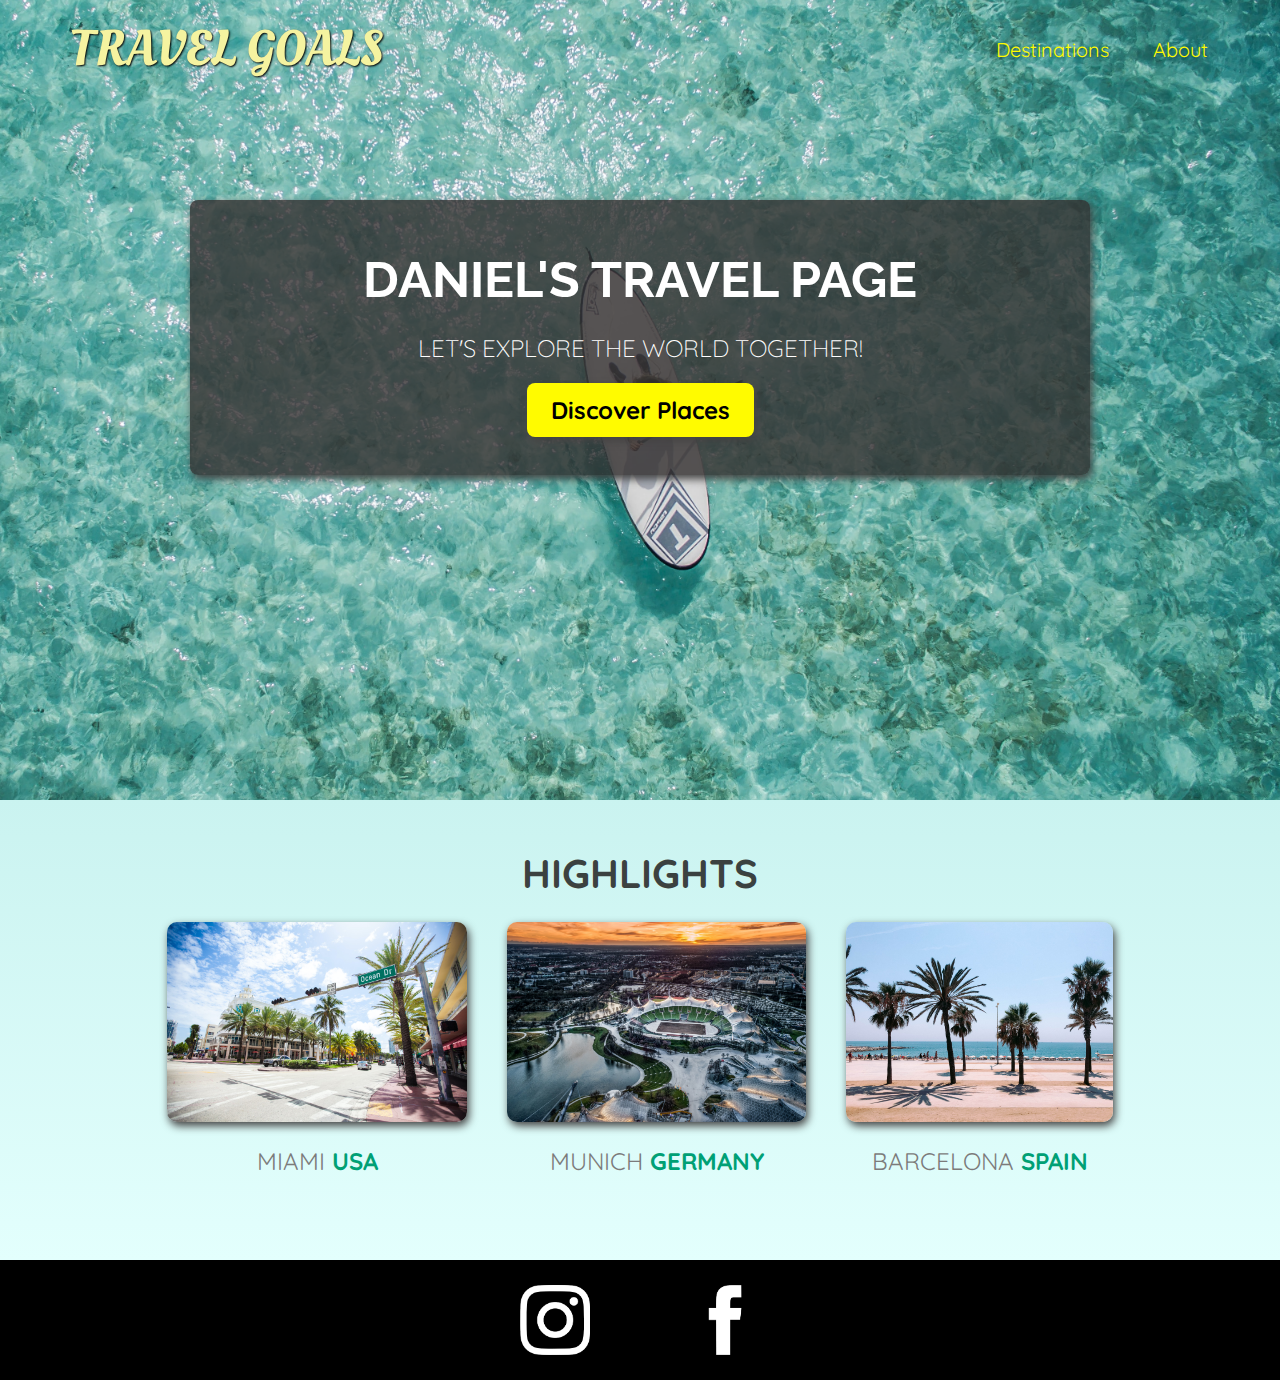
<file: index.html>
<!DOCTYPE html>
<html lang="en">
  <head>
    <meta charset="UTF-8" />
    <link
      href="https://fonts.googleapis.com/css2?family=Raleway:wght@700&family=Oleo+Script:wght@700&family=Quicksand:wght@300;500;700&display=swap"
      rel="stylesheet"
    />
    <link rel="stylesheet" href="shared.css" />
    <link rel="stylesheet" href="styles.css" />
    <title>Travel Goals</title>
  </head>
  <body>
    <header>
      <div id="page-logo">
        <a href="/index.html">Travel Goals</a>
      </div>
      <nav>
        <ul>
          <li><a href="/places.html">Destinations</a></li>
          <li><a href="">About</a></li>
        </ul>
      </nav>
    </header>
    <main>
      <section id="hero">
        <div id="hero-content">
          <h1>Daniel's Travel Page</h1>
          <p>Let's explore the world together!</p>
          <a href="/places.html">Discover Places</a>
        </div>
      </section>
      <section id="highlights">
        <h2>Highlights</h2>
        <ul id="destinations">
          <li class="destinations">
            <img
              src="/images/places/miami.jpg"
              alt="Miami streets on a sunny day"
            />
            <p>Miami <strong>USA</strong></p>
          </li>
          <li class="destinations">
            <img
              src="/images/places/munich.jpg"
              alt="Munich football stadium in winter"
            />
            <p>Munich <strong>Germany</strong></p>
          </li>
          <li class="destinations">
            <img
              src="/images/places/barcelona.jpg"
              alt="Palm beach in Barcelona"
            />
            <p>Barcelona <strong>Spain</strong></p>
          </li>
        </ul>
      </section>
    </main>
    <footer>
      <ul>
        <li>
          <a href="https://www.instagram.com"><img src="/images/icons/insta.png" alt="instagram logo"/></a>
        </li>
        <li>
          <a href="https://www.facebook.com"><img src="/images/icons/facebook.png" alt="facebook logo"/></a>
        </li>
      </ul>
    </footer>
  </body>
</html>
</file>
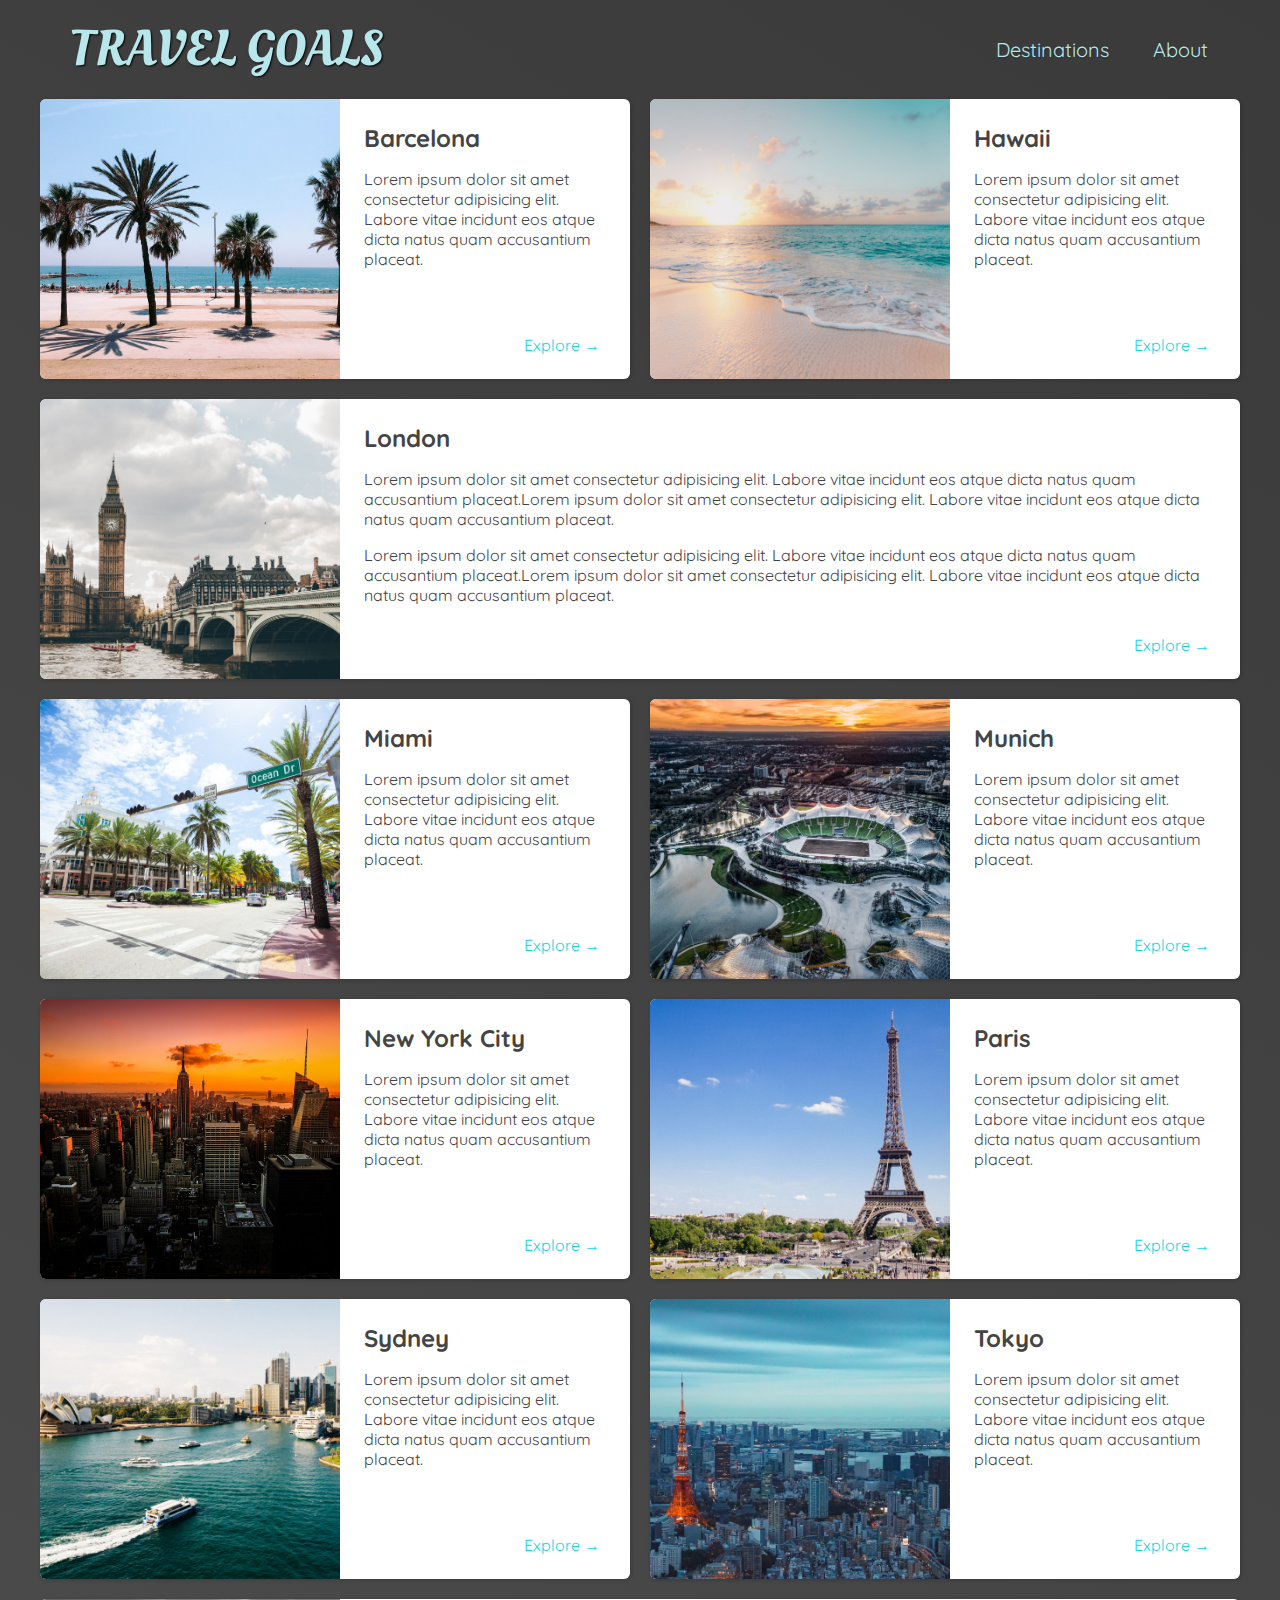
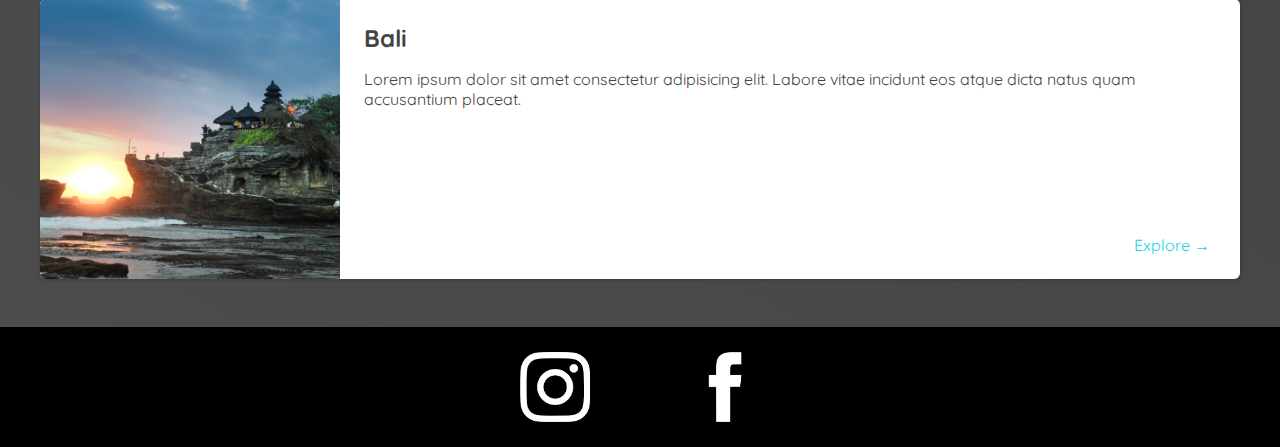
<file: places.html>
<!DOCTYPE html>
<html lang="en">
  <head>
    <meta charset="UTF-8" />
    <link
      href="https://fonts.googleapis.com/css2?family=Raleway:wght@700&family=Oleo+Script:wght@700&family=Quicksand:wght@300;500;700&display=swap"
      rel="stylesheet"
    />
    <link rel="stylesheet" href="shared.css" />
    <link rel="stylesheet" href="places.css" />
    <title>Travel Goals</title>
  </head>
  <body>
    <header>
      <div id="page-logo">
        <a href="/index.html">Travel Goals</a>
      </div>
      <nav>
        <ul>
          <li><a href="/places.html">Destinations</a></li>
          <li><a href="">About</a></li>
        </ul>
      </nav>
    </header>
    <main>
        <ul>
            <li>
              <img src="images/places/barcelona.jpg" alt="City of Barcelona" />
              <div class="item-content">
                <div>
                  <h2>Barcelona</h2>
                  <p>
                    Lorem ipsum dolor sit amet consectetur adipisicing elit. Labore
                    vitae incidunt eos atque dicta natus quam accusantium placeat.
                  </p>
                </div>
                <div class="actions">
                  <a href="https://en.wikipedia.org/wiki/Barcelona">Explore &#x2192</a>
                </div>
              </div>
            </li>
            <li>
              <img src="images/places/hawaii.jpg" alt="Hawaii beach" />
              <div class="item-content">
                <div>
                  <h2>Hawaii</h2>
                  <p>
                    Lorem ipsum dolor sit amet consectetur adipisicing elit. Labore
                    vitae incidunt eos atque dicta natus quam accusantium placeat.
                  </p>
                </div>
                <div class="actions">
                  <a href="hhttps://en.wikipedia.org/wiki/Hawaii">Explore &#x2192</a>
                </div>
              </div>
            </li>
            <li>
              <img src="images/places/london.jpg" alt="London city" />
              <div class="item-content">
                <div>
                  <h2>London</h2>
                  <p>
                    Lorem ipsum dolor sit amet consectetur adipisicing elit. Labore
                    vitae incidunt eos atque dicta natus quam accusantium placeat.Lorem ipsum dolor sit amet consectetur adipisicing elit. Labore
                    vitae incidunt eos atque dicta natus quam accusantium placeat.
                  </p><p>
                    Lorem ipsum dolor sit amet consectetur adipisicing elit. Labore
                    vitae incidunt eos atque dicta natus quam accusantium placeat.Lorem ipsum dolor sit amet consectetur adipisicing elit. Labore
                    vitae incidunt eos atque dicta natus quam accusantium placeat.
                  </p>
                </div>
                <div class="actions">
                  <a href="https://en.wikipedia.org/wiki/London">Explore &#x2192</a>
                </div>
              </div>
            </li>
            <li>
              <img src="images/places/miami.jpg" alt="Miami streets" />
              <div class="item-content">
                <div>
                  <h2>Miami</h2>
                  <p>
                    Lorem ipsum dolor sit amet consectetur adipisicing elit. Labore
                    vitae incidunt eos atque dicta natus quam accusantium placeat.
                  </p>
                </div>
                <div class="actions">
                  <a href="https://en.wikipedia.org/wiki/Miami">Explore &#x2192</a>
                </div>
              </div>
            </li>
            <li>
              <img src="images/places/munich.jpg" alt="Munich football stadium" />
              <div class="item-content">
                <div>
                  <h2>Munich</h2>
                  <p>
                    Lorem ipsum dolor sit amet consectetur adipisicing elit. Labore
                    vitae incidunt eos atque dicta natus quam accusantium placeat.
                  </p>
                </div>
                <div class="actions">
                  <a href="https://en.wikipedia.org/wiki/Munich">Explore &#x2192</a>
                </div>
              </div>
            </li>
            <li>
              <img src="images/places/new-york-city.jpg" alt="New York City skyline" />
              <div class="item-content">
                <div>
                  <h2>New York City</h2>
                  <p>
                    Lorem ipsum dolor sit amet consectetur adipisicing elit. Labore
                    vitae incidunt eos atque dicta natus quam accusantium placeat.
                  </p>
                </div>
                <div class="actions">
                  <a href="https://en.wikipedia.org/wiki/New_York_City"
                    >Explore &#x2192</a
                  >
                </div>
              </div>
            </li>
            <li>
              <img src="images/places/paris.jpg" alt="Paris city" />
              <div class="item-content">
                <div>
                  <h2>Paris</h2>
                  <p>
                    Lorem ipsum dolor sit amet consectetur adipisicing elit. Labore
                    vitae incidunt eos atque dicta natus quam accusantium placeat.
                  </p>
                </div>
                <div class="actions">
                  <a href="https://en.wikipedia.org/wiki/Paris">Explore &#x2192</a>
                </div>
              </div>
            </li>
            <li>
              <img src="images/places/sydney.jpg" alt="Sydney beach" />
              <div class="item-content">
                <div>
                  <h2>Sydney</h2>
                  <p>
                    Lorem ipsum dolor sit amet consectetur adipisicing elit. Labore
                    vitae incidunt eos atque dicta natus quam accusantium placeat.
                  </p>
                </div>
                <div class="actions">
                  <a href="https://en.wikipedia.org/wiki/Sydney">Explore &#x2192</a>
                </div>
              </div>
            </li>
            <li>
              <img src="images/places/tokyo.jpg" alt="Tokyo skyline" />
              <div class="item-content">
                <div>
                  <h2>Tokyo</h2>
                  <p>
                    Lorem ipsum dolor sit amet consectetur adipisicing elit. Labore
                    vitae incidunt eos atque dicta natus quam accusantium placeat.
                  </p>
                </div>
                <div class="actions">
                  <a href="https://en.wikipedia.org/wiki/Tokyo">Explore &#x2192</a>
                </div>
              </div>
            </li>
            <li>
              <img src="images/places/bali.jpg" alt="Bali beach" />
              <div class="item-content">
                <div>
                  <h2>Bali</h2>
                  <p>
                    Lorem ipsum dolor sit amet consectetur adipisicing elit. Labore
                    vitae incidunt eos atque dicta natus quam accusantium placeat.
                  </p>
                </div>
                <div class="actions">
                  <a href="https://en.wikipedia.org/wiki/Bali">Explore &#x2192</a>
                </div>
              </div>
            </li>
          </ul>
    </main>
    <footer>
      <ul>
        <li>
          <a href="https://www.instagram.com"
            ><img src="/images/icons/insta.png" alt="instagram logo"
          /></a>
        </li>
        <li>
          <a href="https://www.facebook.com"
            ><img src="/images/icons/facebook.png" alt="facebook logo"
          /></a>
        </li>
      </ul>
    </footer>
  </body>
</html>
</file>
<file: shared.css>
body {
  font-family: "Quicksand", sans-serif;
  margin: 0;
}

ul {
  list-style: none;
  margin: 0;
  padding: 0;
}

header {
  display: flex;
  justify-content: space-between;
  align-items: center;
  padding: 15px 60px;
  position: absolute;
  width: 100%;
  top: 0;
  left: 0;
  box-sizing: border-box;
}

#page-logo a {
  padding: 10px;
  font-family: "Oleo Script", sans-serif;
  color: rgb(245, 243, 160);
  font-size: 50px;
  text-decoration: none;
  text-transform: uppercase;
  text-shadow: 1px 1px 2px rgb(0, 0, 0);
}

header ul {
  display: flex;
}

header li {
  margin-left: 20px;
}

header a {
  color: rgb(255, 251, 0);
  text-decoration: none;
  font-size: 20px;
  padding: 12px;
  text-shadow: 1px 1px 2px rgba(0, 0, 0, 0.2);
  border-radius: 8px;
}

header nav a:hover {
  color: rgb(77, 77, 77);
  background-color: rgb(255, 251, 0);
}

footer {
  background: linear-gradient(70deg, rgb(24, 24, 24) rgb(25, 29, 29));
  background-color: black;
}

footer ul {
  display: flex;
  justify-content: center;
  padding: 25px;
}

footer li {
  width: 70px;
  height: 70px;
  margin: 0 50px;
}

footer img {
  width: 100%;
  height: 100%;
}
</file>
<file: styles.css>
#hero {
    height: 800px;
    background-image: url("/images/places/ocean.jpg");
    background-position: center;
    background-size: cover;
}

#hero-content {
    width: 900px;
    background-color: rgba(51, 47, 47, 0.8);
    box-shadow: 2px 4px 8px rgb(68, 67, 67);
    border-radius: 8px;
    text-align: center;
    padding: 50px 0;
    margin: 0 auto;
    position: relative;
    top: 200px;
}

#hero-content h1 {
    color: white;
    text-transform: uppercase;
    font-size: 50px;
    font-family: "Raleway", sans-serif;
    margin: 0;
}

#hero-content p {
    color: white;
    text-transform: uppercase;
    font-size: 24px;
    font-weight: 300;
    margin-bottom: 32px;
}

#hero-content a {
    text-decoration: none;
    background-color: rgb(255, 251, 0);
    padding: 12px 24px;
    color: black;
    font-size: 24px;
    font-weight: 700;
    border-radius: 8px;
    box-shadow: 2px 4px 8px rgb(68, 67, 67);
}

#hero-content a:hover {
    background-color: rgb(255, 235, 0);
}

#highlights {
    padding: 24px;
    background: linear-gradient(0deg, rgb(227, 255, 253), rgb(202, 243, 240));
}

#highlights h2 {
    text-transform: uppercase;
    text-align: center;
    font-size: 40px;
    color: rgb(59, 65, 64);
    margin: 24px 0;
}

#destinations {
display: flex;
width: 90%;
margin: auto;
margin-bottom: 40px;
justify-content: center;
}

.destinations{
    margin: 0 20px;
    text-transform: uppercase;
}

.destinations p {
    text-align: center;
    font-size: 24px;
    color: rgb(124, 123, 123);
    margin: 20px 0;
}

.destinations img {
    height: 200px;
    width: 100%;
    box-shadow: 2px 4px 8px rgb(68, 67, 67);
    border-radius: 10px;
    object-fit: cover;
}
.destinations strong {
    color: rgb(0, 160, 117);
}
</file>
<file: places.css>
body {
    background: linear-gradient(30deg, rgb(77, 77, 77), rgb(58, 58, 58));
    color: rgb(68, 68, 68);
}

#page-logo a {
color: rgb(183, 230, 235);
}

header a {
    color: rgb(183, 230, 235);
}

header nav a:hover {
    background-color: rgb(183, 230, 235); 
    color: rgb(59, 59, 59);
}

header {
    position: static;
}

main ul{
    width: 1200px;
    margin: 0 auto 48px auto;
    display: grid;
    grid-template-columns: 1fr 1fr;
    gap: 20px 20px;
}

main li {
    display: flex;
    background-color: white;
    box-shadow: 1px 1px 4px rgba(0, 0, 0, 0.2);
    border-radius: 6px;
    overflow: hidden;
}

main li img {
    width: 300px;
    height: 280px;
    object-fit: cover;
}

.item-content {
    padding: 24px;
    display: flex;
    flex-direction: column;
    justify-content: space-between;
}

.item-content h2 {
    margin: 0;
}

.actions {
    text-align: right;
}

.actions a {
    text-decoration: none;
    padding: 6px;
    color: rgb(22, 211, 228);
    border-radius: 5px;
}

.actions a:hover {
    background-color: rgb(235, 253, 255);
}

li:nth-of-type(3) {
    grid-column: 1 / span 2;
}

li:nth-of-type(10) {
    grid-column: 1 / span 2;
}
</file>
